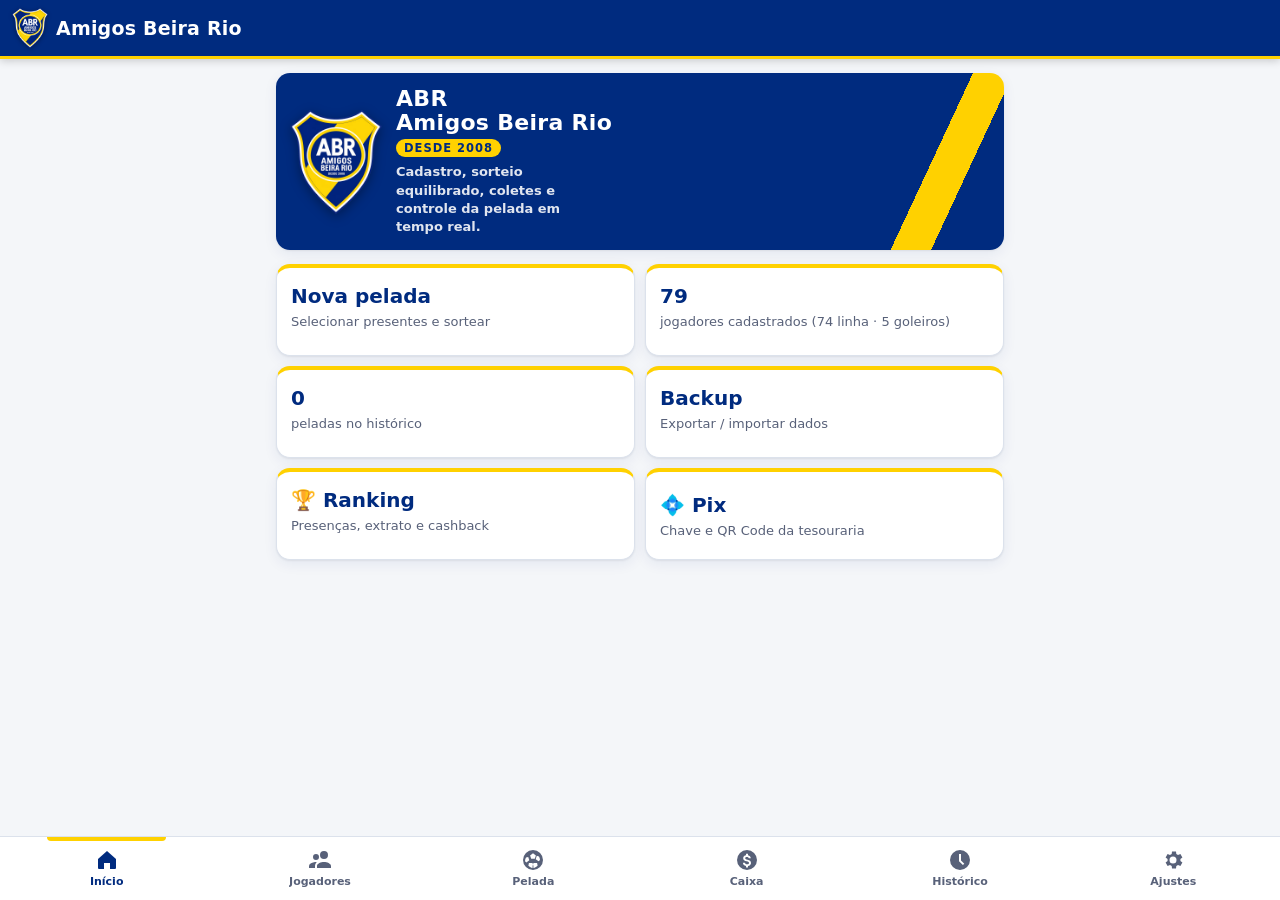
<file: index.html>
<!doctype html>
<html lang="pt-BR">
<head>
<meta charset="utf-8">
<meta name="viewport" content="width=device-width, initial-scale=1, viewport-fit=cover">
<meta name="theme-color" content="#002B7F">
<meta name="description" content="ABR — Amigos Beira Rio (desde 2008): cadastro de jogadores, sorteio equilibrado, fila, rodízio, coletes e regras de empate.">
<title>Amigos Beira Rio</title>
<link rel="manifest" href="manifest.webmanifest">
<link rel="icon" href="icons/favicon-32.png" sizes="32x32" type="image/png">
<link rel="icon" href="icons/icon-192.png" sizes="192x192" type="image/png">
<link rel="apple-touch-icon" href="icons/apple-touch-180.png">
<link rel="stylesheet" href="css/app.css">
</head>
<body>
<div id="app"><main class="page"><p>Carregando…</p></main></div>
<noscript>Ative o JavaScript para usar o aplicativo.</noscript>
<!-- supabase-js 2.118.0 (UMD), guardado no próprio app: funciona offline e sem CDN -->
<script src="vendor/supabase.js"></script>
<script type="module" src="src/ui/app.js"></script>
</body>
</html>
</file>
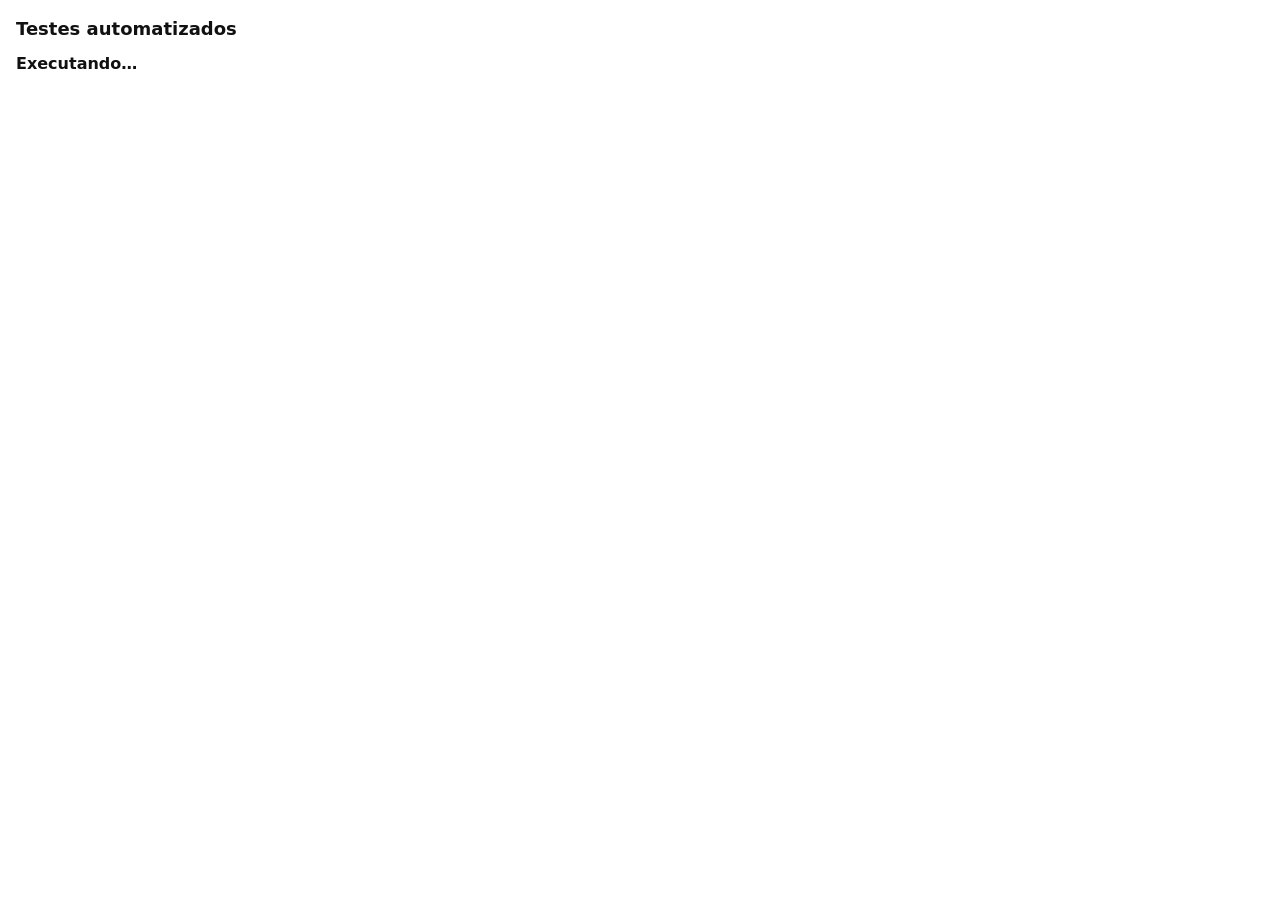
<file: tests/index.html>
<!doctype html>
<html lang="pt-BR">
<head>
<meta charset="utf-8">
<meta name="viewport" content="width=device-width, initial-scale=1">
<title>Testes — Pelada Organizada</title>
<style>
  body { font: 14px/1.4 system-ui, sans-serif; margin: 16px; background: #fff; color: #111; }
  h1 { font-size: 18px; }
  .ok { color: #0a7a2f; } .fail { color: #b00020; }
  li { margin: 2px 0; } pre { white-space: pre-wrap; font-size: 12px; color: #b00020; margin: 2px 0 8px 16px; }
  #summary { font-weight: 700; font-size: 16px; }
</style>
</head>
<body>
<h1>Testes automatizados</h1>
<div id="summary">Executando…</div>
<div id="out"></div>
<script type="module">
  import { runAll } from './harness.js';
  import './rules.test.js';
  import './operations.test.js';
  import './draw.test.js';
  import './domain.test.js';
  import './admin.test.js';
  import './vests.test.js';
  import './cloud.test.js';
  import './finance.test.js';
  import './goalkeepers.test.js';
  import './isolation.test.js';
  const results = await runAll();
  window.__results = results;
  const fails = results.filter((r) => !r.ok);
  document.getElementById('summary').innerHTML =
    `<span class="${fails.length ? 'fail' : 'ok'}">${results.length - fails.length}/${results.length} testes passaram</span>`;
  let html = '';
  let suite = null;
  for (const r of results) {
    if (r.suite !== suite) { if (suite !== null) html += '</ul>'; suite = r.suite; html += `<h3>${suite}</h3><ul>`; }
    html += `<li class="${r.ok ? 'ok' : 'fail'}">${r.ok ? '✔' : '✘'} ${r.name} <small>(${r.ms.toFixed(0)} ms)</small></li>`;
    if (!r.ok) html += `<pre>${r.error}</pre>`;
  }
  document.getElementById('out').innerHTML = html + '</ul>';
</script>
</body>
</html>
</file>
<file: css/app.css>
/* ABR — Amigos Beira Rio (desde 2008). Mobile-first, alto contraste para uso ao ar livre.
   Identidade do escudo e dos coletes dupla-face: Azul Royal #002B7F e Amarelo Ouro #FFD100. */
:root {
  --abr-blue: #002B7F;
  --abr-yellow: #FFD100;
  --out-loss: #D62828;  /* RN-141: time que perdeu (borda e X) */
  --out-draw: #00A3A3;  /* RN-141: time que empatou e saiu (turquesa) */
  --bg: #F4F6F9;
  --surface: #FFFFFF;
  --surface-2: #EEF1F6;
  --text: #0B1530;
  --muted: #586179;
  --line: #DCE2EC;
  --brand: var(--abr-blue);       /* fundos fortes: filtros ativos, seleção, botões de equipe */
  --brand-ink: #FFFFFF;
  --brand-dark: #001D5C;
  --brand-fg: var(--abr-blue);    /* textos e ícones na cor da marca sobre o fundo da página */
  --bar: var(--abr-blue);         /* cabeçalho (igual nos dois temas) */
  --accent: var(--abr-yellow);    /* ação principal, estrelas, destaques */
  --accent-ink: var(--abr-blue);
  --danger: #C62828;
  --warn: #A35A00;
  --warn-bg: #FFF4DC;
  --info-bg: #E6EDFA;
  --ok: var(--abr-blue);
  --star: var(--abr-yellow);
  --star-edge: #9C7A00;
  --star-empty: #000000; /* parte vazia da meia estrela: preto puro, contraste máximo com o amarelo */
  --vest-yellow: var(--abr-yellow);
  --vest-blue: var(--abr-blue);
  --vest-edge: #001A4D;
  --D: #1E63C7;
  --M: #0B8A4A;
  --A: #D2462B;
  --G: #6B3FB3;
  --radius: 14px;
  --shadow: 0 1px 2px rgb(0 0 0 / 6%), 0 4px 14px rgb(0 43 127 / 7%);
  --tabbar-h: 64px;
  color-scheme: light;
}
@media (prefers-color-scheme: dark) {
  :root {
    --bg: #070D1E;
    --surface: #111A33;
    --surface-2: #18223F;
    --text: #EEF2FA;
    --muted: #9AA6C2;
    --line: #26325A;
    --brand: #1F4FBF;
    --brand-dark: #002B7F;
    --brand-fg: var(--abr-yellow);
    --ok: #8FB3FF;
    --warn: #FFB547;
    --warn-bg: #3A2D10;
    --info-bg: #13244A;
    --star-edge: #00000000;
    --star-empty: #000000;
    --vest-edge: #B9C6E6;
    --D: #5B9BFF;
    --M: #34C77B;
    --A: #FF7A5C;
    --G: #B28CFF;
    color-scheme: dark;
  }
}

* { box-sizing: border-box; }
html { -webkit-text-size-adjust: 100%; }
body {
  margin: 0;
  background: var(--bg);
  color: var(--text);
  font: 16px/1.4 system-ui, -apple-system, "Segoe UI", Roboto, sans-serif;
  -webkit-tap-highlight-color: transparent;
}
body.modal-open { overflow: hidden; }
a { color: var(--brand-fg); }
button { font: inherit; color: inherit; }
h2, h3 { margin: 0 0 8px; }
h3 { font-size: 16px; }

/* ---------------------------------------------------------------- layout */
.topbar {
  position: sticky; top: 0; z-index: 20;
  display: flex; align-items: center; gap: 8px;
  padding: calc(env(safe-area-inset-top) + 8px) 12px 8px;
  background: var(--bar); color: #fff;
  border-bottom: 3px solid var(--abr-yellow);
  box-shadow: 0 2px 8px rgb(0 0 0 / 18%);
}
.topbar h1 { flex: 1; margin: 0; font-size: 19px; font-weight: 800; letter-spacing: .2px; white-space: nowrap; overflow: hidden; text-overflow: ellipsis; }
.topbar-right { display: flex; gap: 6px; align-items: center; }
.topbar .btn { color: #fff; border-color: rgb(255 255 255 / 45%); background: transparent; }
.topbar .btn.primary { background: var(--abr-yellow); color: var(--abr-blue); border-color: var(--abr-yellow); }
.topbar .btn.admin-chip.on { background: var(--warn-bg); color: #A35A00; border-color: #A35A00; }
/* aviso da nuvem logo abaixo do topo (sem sinal, pendências, PIN necessário) */
/* Aviso da nuvem: selo flutuante preso embaixo do cabeçalho — fora do fluxo, nunca empurra o conteúdo */
.cloud-bar {
  position: absolute; top: calc(100% + 6px); left: 50%; transform: translateX(-50%); z-index: 25;
  max-width: calc(100% - 32px); padding: 5px 12px; border-radius: 999px; font-size: 12.5px; font-weight: 700;
  line-height: 1.25; text-align: center; background: var(--warn-bg); color: var(--warn);
  box-shadow: 0 2px 10px rgb(0 0 0 / 18%); pointer-events: none;
}
.cloud-bar[hidden] { display: none; }
.cloud-bar.sending { opacity: .92; font-size: 11.5px; padding: 3px 10px; }
.cloud-bar.off { background: #FDECEC; color: var(--danger); }
.cloud-bar[data-act] { cursor: pointer; text-decoration: underline; pointer-events: auto; }
.brand-logo { width: 36px; height: 40px; flex: none; object-fit: contain; filter: drop-shadow(0 1px 2px rgb(0 0 0 / 35%)); }
.icon-btn { border: 0; background: transparent; color: inherit; font-size: 28px; line-height: 1; min-width: 44px; min-height: 44px; cursor: pointer; border-radius: 10px; }

.page { padding: 14px 16px calc(var(--tabbar-h) + 24px + env(safe-area-inset-bottom)); max-width: 760px; margin: 0 auto; }
.page.with-cta { padding-bottom: calc(var(--tabbar-h) + 96px + env(safe-area-inset-bottom)); }

.tabbar {
  position: fixed; left: 0; right: 0; bottom: 0; z-index: 30;
  display: grid; grid-template-columns: repeat(6, 1fr);
  height: calc(var(--tabbar-h) + env(safe-area-inset-bottom));
  padding-bottom: env(safe-area-inset-bottom);
  background: var(--surface); border-top: 1px solid var(--line);
}
.tab { position: relative; display: flex; flex-direction: column; align-items: center; justify-content: center; gap: 2px; color: var(--muted); text-decoration: none; font-size: 11px; font-weight: 600; min-width: 0; }
.tab span { max-width: 100%; overflow: hidden; text-overflow: ellipsis; white-space: nowrap; }
.tab svg { width: 24px; height: 24px; fill: currentColor; }
.tab.on { color: var(--brand-fg); font-weight: 800; }
.tab.on::before { content: ""; position: absolute; top: 0; left: 22%; right: 22%; height: 4px; border-radius: 0 0 4px 4px; background: var(--abr-yellow); }
.live-dot { position: absolute; top: 10px; right: calc(50% - 18px); width: 9px; height: 9px; border-radius: 50%; background: #e53935; box-shadow: 0 0 0 2px var(--surface); }

.cta-bar {
  position: fixed; left: 0; right: 0; bottom: calc(var(--tabbar-h) + env(safe-area-inset-bottom)); z-index: 25;
  padding: 10px 16px; background: linear-gradient(transparent, var(--bg) 30%);
}
.cta-bar .btn { max-width: 728px; margin: 0 auto; display: flex; }

/* ---------------------------------------------------------------- componentes */
.card { background: var(--surface); border: 1px solid var(--line); border-radius: var(--radius); box-shadow: var(--shadow); padding: 14px; margin: 0 0 12px; display: block; color: inherit; text-decoration: none; }
.card.small { padding: 10px 12px; font-size: 14px; }
.card.empty { text-align: center; }
.muted { color: var(--muted); }
.small { font-size: 13px; }
.tiny { font-size: 11.5px; margin: 6px 0 0; }
.center { text-align: center; margin-top: 6px; }
.grow { flex: 1; min-width: 0; }

.btn {
  display: inline-flex; align-items: center; justify-content: center; gap: 6px;
  min-height: 44px; padding: 8px 14px; border-radius: 12px;
  border: 1.5px solid var(--line); background: var(--surface); color: var(--text);
  font-weight: 700; font-size: 15px; cursor: pointer; text-align: center; text-decoration: none; white-space: nowrap;
}
.btn:active { transform: scale(.98); }
.btn:disabled { opacity: .45; cursor: not-allowed; }
/* Ação principal: Amarelo Ouro com texto Azul Royal (contraste máximo) */
.btn.primary { background: var(--abr-yellow); border-color: var(--abr-yellow); color: var(--abr-blue); box-shadow: 0 2px 0 #C9A400; }
.btn.danger { background: var(--danger); border-color: var(--danger); color: #fff; }
.btn.danger-ghost { color: var(--danger); border-color: color-mix(in srgb, var(--danger) 40%, transparent); background: transparent; }
.btn.ghost { background: transparent; }
.btn.small { min-height: 36px; padding: 4px 12px; font-size: 14px; }
.btn.big { min-height: 56px; font-size: 18px; letter-spacing: .3px; }
.btn.wide { width: 100%; margin: 8px 0 0; }
.btn.whatsapp { background: #25d366; border-color: #25d366; color: #06301a; }
.link { border: 0; background: none; color: var(--brand-fg); font-weight: 700; cursor: pointer; padding: 0 4px; }
.file-btn { position: relative; overflow: hidden; }
.file-btn input { position: absolute; inset: 0; opacity: 0; cursor: pointer; }

.chips { display: flex; flex-wrap: wrap; gap: 6px; margin: 6px 0; }
.scroll-x { flex-wrap: nowrap; overflow-x: auto; padding-bottom: 4px; scrollbar-width: none; }
.scroll-x::-webkit-scrollbar { display: none; }
.chip { flex: none; min-height: 36px; padding: 4px 12px; border-radius: 999px; border: 1.5px solid var(--line); background: var(--surface); font-weight: 600; font-size: 14px; cursor: pointer; }
.chip.on { background: var(--brand); border-color: var(--brand); color: #fff; box-shadow: inset 0 -3px 0 var(--abr-yellow); }
.chip.big { min-height: 44px; padding: 6px 16px; font-size: 15px; }
.chip small { opacity: .7; font-weight: 600; }
/* filtros da lista de jogadores: grupos que quebram linha, sem cortar botões */
.filters { display: flex; flex-wrap: wrap; column-gap: 14px; margin: 6px 0; }
.filters .chips { margin: 0 0 6px; }
.filters .chips.stars-row { display: grid; grid-template-columns: auto repeat(5, minmax(44px, 1fr)); gap: 5px; }
.filters .chips.stars-row .chip { padding: 4px 6px; text-align: center; white-space: nowrap; }
.sep { flex: none; width: 1px; background: var(--line); margin: 4px 2px; }

.seg { display: flex; border: 1.5px solid var(--line); border-radius: 12px; overflow: hidden; background: var(--surface); }
.seg button { flex: 1; min-height: 46px; border: 0; background: transparent; font-weight: 700; cursor: pointer; border-right: 1px solid var(--line); }
.seg button:last-child { border-right: 0; }
.seg button.on { background: var(--brand); color: #fff; }
.seg small { color: var(--star-edge); margin-left: 2px; }
.seg button.on small { color: var(--abr-yellow); }

.stepper { display: inline-flex; align-items: center; border: 1.5px solid var(--line); border-radius: 12px; overflow: hidden; background: var(--surface); }
.stepper button { width: 48px; height: 46px; border: 0; background: var(--surface-2); color: var(--brand-fg); font-size: 24px; font-weight: 700; cursor: pointer; }
.stepper b { min-width: 44px; text-align: center; font-size: 20px; }

.field { display: block; margin: 0 0 12px; }
.field > span { display: block; font-size: 13px; font-weight: 700; color: var(--muted); margin-bottom: 4px; text-transform: uppercase; letter-spacing: .4px; }
.field input, .search, .share-text {
  width: 100%; min-height: 46px; padding: 10px 12px; border: 1.5px solid var(--line); border-radius: 12px;
  background: var(--surface); color: var(--text); font: inherit;
}
.field input:focus, .search:focus { outline: 2px solid var(--brand); outline-offset: 0; border-color: var(--brand); }
.field-row { display: grid; grid-template-columns: 1fr auto; gap: 12px; align-items: end; }
.search { margin-bottom: 8px; }
.share-text { font: 13px/1.4 ui-monospace, Consolas, monospace; min-height: 220px; resize: vertical; }

.switch { display: flex; align-items: center; gap: 10px; min-height: 44px; font-weight: 600; cursor: pointer; }
.switch input { width: 22px; height: 22px; accent-color: var(--brand); }
.switch.disabled { opacity: .5; }

.alert { padding: 10px 12px; border-radius: 12px; margin: 0 0 12px; background: var(--info-bg); border-left: 4px solid var(--brand); }
.alert.warn { background: var(--warn-bg); color: var(--warn); font-weight: 600; border-left-color: var(--warn); }
.alert.error { background: color-mix(in srgb, var(--danger) 14%, var(--surface)); color: var(--danger); font-weight: 600; border-left-color: var(--danger); }
.alert.small { font-size: 13.5px; margin-top: 8px; }
.alert.ok { background: var(--info-bg); color: var(--ok); font-weight: 600; }

/* modo administrador e importação em lote */
.pin-input { font-size: 22px !important; letter-spacing: 6px; text-align: center; }
.roster-text {
  width: 100%; min-height: 180px; margin-top: 10px; padding: 10px 12px; border: 1.5px solid var(--line); border-radius: 12px;
  background: var(--surface); color: var(--text); font: 14px/1.45 ui-monospace, Consolas, monospace; resize: vertical;
}
.row-btns { display: flex; flex-wrap: wrap; gap: 8px; margin: 8px 0; }
.row-btns .btn { min-height: 44px; }
.roster-preview h4 { margin: 12px 0 4px; font-size: 14px; }
.plain { list-style: none; margin: 0; padding: 0; }
.plain li { padding: 4px 0; border-bottom: 1px solid var(--line); overflow-wrap: anywhere; }
.danger-text { color: var(--danger); }
.admin-chip { min-height: 44px; }
.admin-chip.on { background: var(--warn-bg); color: var(--warn); border-color: var(--warn); }
code { font: 13px ui-monospace, Consolas, monospace; background: var(--surface-2); padding: 1px 4px; border-radius: 6px; overflow-wrap: anywhere; }
.warn-list { margin: 6px 0; padding-left: 18px; color: var(--warn); font-weight: 600; }

.pill { display: inline-block; padding: 2px 8px; border-radius: 999px; font-size: 11.5px; font-weight: 700; background: var(--surface-2); color: var(--muted); }
.pill.perm { background: var(--abr-blue); color: #fff; box-shadow: inset 0 0 0 1.5px var(--abr-yellow); }
.pill.chall { background: var(--abr-yellow); color: var(--abr-blue); }
.pill.live { background: #e53935; color: #fff; }
.pill.warn { background: var(--warn-bg); color: var(--warn); }

/* estrelas (Amarelo Ouro com contorno para ler sobre fundo claro) */
/* Estrelas na altura das etiquetas DEF/MEI/ATA; a margem negativa evita aumentar a altura da linha. */
.stars { display: inline-flex; gap: 1px; flex: none; margin-block: -2px; vertical-align: middle; }
.st { width: 18px; height: 18px; display: inline-block; background: var(--star); clip-path: polygon(50% 0, 61% 35%, 98% 35%, 68% 57%, 79% 91%, 50% 70%, 21% 91%, 32% 57%, 2% 35%, 39% 35%); }
.stars { filter: drop-shadow(0 0 .5px var(--star-edge)) drop-shadow(0 0 .5px var(--star-edge)); }
.st.half { background: linear-gradient(90deg, var(--star) 50%, var(--star-empty) 50%); }
.stars.sm .st { width: 14px; height: 14px; }

/* funções */
.role { display: inline-block; min-width: 34px; padding: 1px 5px; border-radius: 6px; font-size: 11px; font-weight: 800; text-align: center; color: #fff; flex: none; letter-spacing: .3px; }
.role-D { background: var(--D); } .role-M { background: var(--M); } .role-A { background: var(--A); } .role-G { background: var(--G); }
.role.soft { background: transparent; border: 1.5px solid currentColor; }
.role-D.soft { color: var(--D); } .role-M.soft { color: var(--M); } .role-A.soft { color: var(--A); }
.badges { display: flex; gap: 4px; flex-wrap: wrap; margin-top: 3px; }
.gk-tag { font-size: 12px; color: var(--G); font-weight: 700; }

/* listas */
.list { list-style: none; margin: 0 0 12px; padding: 0; background: var(--surface); border: 1px solid var(--line); border-radius: var(--radius); box-shadow: var(--shadow); overflow: hidden; }
.row { display: flex; align-items: center; gap: 12px; padding: 10px 12px; min-height: 58px; border-bottom: 1px solid var(--line); cursor: pointer; }
.row:last-child { border-bottom: 0; }
.row:active { background: var(--surface-2); }
.row .name { font-weight: 700; white-space: nowrap; overflow: hidden; text-overflow: ellipsis; }
.empty-row { padding: 16px; color: var(--muted); text-align: center; }
.avatar { width: 40px; height: 40px; border-radius: 50%; display: grid; place-items: center; flex: none; background: var(--abr-blue); color: var(--abr-yellow); font-weight: 800; }
.avatar.gk { background: color-mix(in srgb, var(--G) 20%, var(--surface)); }
.chev { color: var(--muted); font-size: 24px; }
.check-list .row.checked { background: color-mix(in srgb, var(--abr-yellow) 16%, var(--surface)); }
.check { width: 28px; height: 28px; border-radius: 8px; border: 2px solid var(--line); flex: none; display: grid; place-items: center; background: var(--surface); }
.checked .check { background: var(--abr-blue); border-color: var(--abr-blue); }
.checked .check::after { content: ""; width: 8px; height: 14px; border: solid var(--abr-yellow); border-width: 0 3px 3px 0; transform: rotate(45deg) translate(-1px, -1px); }
.list-head { display: flex; gap: 6px; align-items: center; }
.list-head .search { margin: 0; }
.list-head { margin-bottom: 8px; }

.counters { display: grid; grid-template-columns: repeat(4, 1fr); gap: 8px; margin: 0 0 6px; }
.counters div, .sum-grid div { background: var(--surface); border: 1px solid var(--line); border-radius: 12px; padding: 8px; text-align: center; box-shadow: var(--shadow); }
.counters b, .sum-grid b { display: block; font-size: 22px; line-height: 1.1; color: var(--brand-fg); }
.counters span, .sum-grid span { font-size: 11.5px; color: var(--muted); font-weight: 600; }
.plan-text { font-weight: 600; margin: 4px 0 12px; }

/* início */
.welcome { display: flex; align-items: center; gap: 14px; margin-bottom: 14px; padding: 14px; border-radius: var(--radius);
  padding-right: 40px;
  background: linear-gradient(115deg, var(--abr-blue) 0 86%, var(--abr-yellow) 86% 91%, var(--abr-blue) 91%); color: #fff; box-shadow: var(--shadow); }
.welcome .crest { width: 92px; height: 104px; flex: none; object-fit: contain; filter: drop-shadow(0 3px 6px rgb(0 0 0 / 35%)); }
.welcome .club { min-width: 0; }
.welcome .club b { display: block; font-size: 22px; line-height: 1.1; font-weight: 900; letter-spacing: .3px; }
.welcome .club .since { display: inline-block; margin: 4px 0 6px; padding: 1px 8px; border-radius: 999px; background: var(--abr-yellow); color: var(--abr-blue); font-size: 11.5px; font-weight: 900; letter-spacing: 1px; }
.welcome .club p { margin: 0; font-size: 13px; font-weight: 600; color: rgb(255 255 255 / 88%); max-width: 22ch; }
.hero-card { background: linear-gradient(135deg, var(--abr-blue), #001D5C); color: #fff; border: 0; border-left: 6px solid var(--abr-yellow); }
.hero-card .muted { color: rgb(255 255 255 / 82%); }
.hero-card .vest-match { display: flex; align-items: center; gap: 6px; flex-wrap: wrap; font-weight: 700; }
.eyebrow { font-size: 12px; font-weight: 800; letter-spacing: 1px; color: var(--abr-yellow); }
.hero-title { font-size: 22px; font-weight: 800; margin: 2px 0; }
.hero-cta { display: inline-block; margin-top: 10px; padding: 6px 14px; border-radius: 999px; background: var(--abr-yellow); color: var(--abr-blue); font-weight: 900; }
.grid2 { display: grid; grid-template-columns: 1fr 1fr; gap: 10px; margin-bottom: 12px; }
.tile { background: var(--surface); border: 1px solid var(--line); border-top: 4px solid var(--abr-yellow); border-radius: var(--radius); box-shadow: var(--shadow); padding: 14px; color: inherit; text-decoration: none; min-height: 92px; }
.tile b { display: block; font-size: 20px; color: var(--brand-fg); }
.tile span { font-size: 13px; color: var(--muted); }

/* coletes dupla-face (Amarelo / Azul) */
.vest { display: inline-block; width: 22px; height: 22px; flex: none; vertical-align: middle; }
.vest.lg { width: 30px; height: 30px; }
.vest.sm { width: 18px; height: 18px; }
.vest path { stroke: var(--vest-edge); stroke-width: 1.3; stroke-linejoin: round; }
.vest-yellow path.body { fill: var(--vest-yellow); }
.vest-blue path.body { fill: var(--vest-blue); }
.vest-blue path { stroke: var(--abr-yellow); }
.vest-tag { display: inline-flex; align-items: center; gap: 4px; padding: 2px 8px 2px 4px; border-radius: 999px; font-size: 12px; font-weight: 900; letter-spacing: .3px; flex: none; }
.vest-tag.vest-yellow { background: var(--abr-yellow); color: var(--abr-blue); }
.vest-tag.vest-blue { background: var(--abr-blue); color: #fff; }
.vest-tag.vest-next { background: var(--surface-2); color: var(--text); border: 1.5px dashed var(--muted); font-weight: 700; }

/* times */
.team { background: var(--surface); border: 1px solid var(--line); border-radius: var(--radius); box-shadow: var(--shadow); padding: 10px 12px; margin: 0 0 10px; border-left: 5px solid var(--line); }
.team.onfield { border-left-color: var(--brand); }
.team.v-yellow { border-left-color: var(--abr-yellow); }
.team.v-blue { border-left-color: var(--abr-blue); }
.team.incomplete { border-left-color: var(--warn); }
.team.next { border-left-style: dashed; border-left-color: var(--muted); }
.team > header { display: flex; align-items: center; gap: 8px; flex-wrap: wrap; }
.tname { font-size: 17px; }
.tsum { margin-left: auto; font-weight: 900; font-size: 15px; padding: 1px 8px; border-radius: 999px; background: var(--abr-yellow); color: var(--abr-blue); }
.qtag { font-size: 11px; font-weight: 900; letter-spacing: .6px; padding: 3px 7px; border-radius: 6px; background: var(--surface-2); color: var(--muted); }
.q-EM { background: var(--abr-blue); color: #fff; }
.q-PRO { background: var(--abr-yellow); color: var(--abr-blue); }
.q-RE { background: #3D6FD6; color: #fff; }
.q-TRI { background: #6b3fb3; color: #fff; }
.tmeta { display: flex; gap: 10px; flex-wrap: wrap; align-items: center; font-size: 12.5px; color: var(--muted); font-weight: 600; margin: 4px 0 6px; }
.tmeta .ok { color: var(--ok); } .tmeta .warn { color: var(--warn); }
.plist { list-style: none; margin: 0; padding: 0; }
.prow { display: flex; align-items: center; gap: 8px; padding: 6px 0; border-top: 1px dashed var(--line); min-height: 38px; }
.prow .ord { width: 22px; text-align: center; font-weight: 800; color: var(--muted); font-size: 13px; flex: none; }
.prow .pname { flex: 1; min-width: 0; font-weight: 600; white-space: nowrap; overflow: hidden; text-overflow: ellipsis; }
/* Goleiros do dia (RN-134/RN-137): nome em cima, onde está embaixo */
.prow .gk-who { flex: 1; min-width: 0; }
.prow .gk-who .pname { display: block; }
.gk-queue { margin: 8px 0 0; }
.gkrow .pname { color: var(--G); }
.gkrow.missing .pname { color: var(--warn); font-style: italic; }
.exit { font-size: 11px; font-weight: 900; padding: 2px 5px; border-radius: 6px; flex: none; }
.exit.e1 { background: #e53935; color: #fff; } .exit.e2 { background: #fb8c00; color: #fff; } .exit.e3 { background: #fdd835; color: #3b2f00; }
/* número da posição (de baixo para cima); 1 a 3 destacados = próximos a sair */
.ord.pos { display: inline-grid; place-items: center; width: 22px; height: 22px; border-radius: 6px; font-size: 12px; font-weight: 900; }
.ord.pos.e1 { background: #e53935; color: #fff; } .ord.pos.e2 { background: #fb8c00; color: #fff; } .ord.pos.e3 { background: #fdd835; color: #3b2f00; }
.team.dense .prow .ord { width: 18px; font-size: 11px; }
.team.dense .ord.pos { width: 18px; height: 18px; font-size: 10.5px; }
.mini-names b { color: var(--text); }
.exits { display: flex; gap: 10px; flex-wrap: wrap; font-size: 12px; color: var(--muted); margin-top: 6px; padding-top: 6px; border-top: 1px solid var(--line); }
.mini-names { font-size: 13px; color: var(--muted); }
.editable .mini { width: 38px; height: 38px; border-radius: 10px; border: 1.5px solid var(--line); background: var(--surface-2); cursor: pointer; flex: none; }
.editable .mini:disabled { opacity: .3; }

.summary .sum-grid { display: grid; grid-template-columns: repeat(4, 1fr); gap: 6px; }
.summary .sum-grid div { box-shadow: none; background: var(--surface-2); border: 0; }
.summary .sum-grid b { font-size: 18px; }
.actions-row { display: flex; gap: 8px; margin: 0 0 12px; }
.actions-row .btn { flex: none; }

/* partida ao vivo */
.game-head { display: flex; align-items: center; justify-content: space-between; margin-bottom: 8px; }
.live-pill { background: #e53935; color: #fff; font-weight: 800; padding: 4px 10px; border-radius: 999px; font-size: 14px; }
.field { background: linear-gradient(180deg, color-mix(in srgb, var(--abr-blue) 12%, var(--bg)), transparent); border-radius: 18px; padding: 8px; margin-bottom: 12px; }
.vs { display: grid; grid-template-columns: 1fr 1fr; gap: 6px; }
.vs .team { margin-bottom: 0; }
.team.dense { padding: 8px 8px; border-left-width: 0; border-top: 6px solid var(--line); min-width: 0; }
.team.dense.v-yellow { border-top-color: var(--abr-yellow); }
.team.dense.v-blue { border-top-color: var(--abr-blue); }
.team.dense > header { flex-wrap: nowrap; gap: 5px; }
.team.dense .tname { font-size: 15px; min-width: 0; white-space: nowrap; overflow: hidden; text-overflow: ellipsis; }
.team.dense .tsum { font-size: 13px; padding: 1px 6px; }
.team.dense .tmeta { gap: 6px; font-size: 11.5px; margin: 2px 0 4px; }
.team.dense .prow { gap: 4px; padding: 4px 0; min-height: 32px; font-size: 13.5px; }
.team.dense .rl { width: 18px; height: 18px; border-radius: 5px; display: grid; place-items: center; color: #fff; font-size: 10.5px; font-weight: 900; flex: none; }
.team.dense .nst { font-size: 12px; font-weight: 800; color: var(--brand-fg); flex: none; }
.team.dense .exit { font-size: 9.5px; padding: 1px 3px; }
.team.dense .gkrow.missing .pname { font-size: 12px; }
.vest-caption { display: block; margin: 0 0 4px; font-size: 11px; font-weight: 900; letter-spacing: .6px; text-transform: uppercase; }
.v-yellow .vest-caption { color: #8A6D00; }
.v-blue .vest-caption { color: var(--abr-blue); }
@media (prefers-color-scheme: dark) {
  .v-yellow .vest-caption { color: var(--abr-yellow); }
  .v-blue .vest-caption { color: #8FB3FF; }
}
.sticky-result { position: sticky; top: calc(env(safe-area-inset-top) + 59px); z-index: 15; background: var(--bg); padding: 6px 0 8px; margin-bottom: 4px; }
.result-bar { display: grid; grid-template-columns: 1fr .8fr 1fr; gap: 8px; }
.result-bar .btn { min-height: 68px; flex-direction: column; gap: 0; white-space: normal; line-height: 1.15; font-size: 14px; }
.result-bar .btn b { font-size: 16px; display: inline-flex; align-items: center; gap: 4px; }
.btn.win { background: var(--abr-blue); border-color: var(--abr-blue); color: #fff; }
/* Vitória: o botão veste a cor do colete da equipe */
.btn.win.v-yellow { background: var(--abr-yellow); border-color: #C9A400; color: var(--abr-blue); }
.btn.win.v-blue { background: var(--abr-blue); border-color: var(--abr-blue); color: #fff; }
.btn.win.v-blue .vest path { stroke: var(--abr-yellow); }
.btn.win.v-yellow .vest path, .vest-tag.vest-yellow .vest path { stroke: var(--abr-blue); }
.btn.draw { background: var(--surface); border: 2px solid var(--abr-blue); color: var(--brand-fg); font-size: 17px; }
@media (prefers-color-scheme: dark) { .btn.draw { border-color: var(--abr-yellow); } }
.quick { display: grid; grid-template-columns: repeat(4, 1fr); gap: 8px; margin: 0 0 14px; }
.qbtn { display: flex; flex-direction: column; align-items: center; justify-content: center; gap: 2px; min-height: 64px; border-radius: 14px; border: 1.5px solid var(--line); background: var(--surface); font-weight: 700; font-size: 12.5px; cursor: pointer; box-shadow: var(--shadow); }
.qbtn span { font-size: 20px; }
.qbtn:active { transform: scale(.97); }
.section-title { font-size: 16px; margin: 14px 0 8px; color: var(--brand-fg); }
.section-title small { color: var(--muted); font-weight: 600; }
.explain { display: block; }
.gline .moves { margin: 4px 0 0; padding-left: 18px; font-size: 13px; color: var(--muted); }
.gline .vest { width: 16px; height: 16px; margin: 0 2px; }

@media (min-width: 640px) {
  .vs { gap: 10px; }
  .team.dense .prow { font-size: 15px; }
  .counters { grid-template-columns: repeat(4, 1fr); }
  .quick { grid-template-columns: repeat(8, 1fr); }
}

/* histórico */
.log { margin: 0; padding-left: 0; list-style: none; font-size: 14px; }
.log li { padding: 6px 0; border-bottom: 1px solid var(--line); }
.log time { font-weight: 800; color: var(--muted); margin-right: 6px; font-size: 12px; }
.olist { margin: 6px 0 0; padding-left: 22px; }
.olist li { padding: 2px 0; }
.tbl { width: 100%; border-collapse: collapse; font-size: 14px; background: var(--surface); border-radius: 12px; overflow: hidden; }
.tbl th, .tbl td { padding: 7px 8px; text-align: left; border-bottom: 1px solid var(--line); }
.tbl th { font-size: 12px; color: var(--muted); }
.checks { margin: 8px 0; padding-left: 18px; font-size: 14px; }
.explain-big { font-size: 17px; font-weight: 600; }
.vest-preview { display: flex; align-items: center; gap: 8px; flex-wrap: wrap; padding: 10px 12px; border-radius: 12px; background: var(--surface); border: 1px solid var(--line); font-weight: 700; }

/* modal */
.modal-back { position: fixed; inset: 0; z-index: 50; background: rgb(0 10 40 / 55%); display: flex; align-items: flex-end; justify-content: center; animation: fade .15s; }
.modal { width: 100%; max-width: 640px; max-height: 92vh; display: flex; flex-direction: column; background: var(--bg); border-radius: 20px 20px 0 0; border-top: 4px solid var(--abr-yellow); box-shadow: 0 -8px 30px rgb(0 0 0 / 25%); animation: up .18s ease-out; padding-bottom: env(safe-area-inset-bottom); }
.modal.tall { height: 92vh; }
.modal > header { display: flex; align-items: center; padding: 12px 8px 8px 16px; border-bottom: 1px solid var(--line); }
.modal > header h2 { flex: 1; font-size: 18px; margin: 0; color: var(--brand-fg); }
.modal-body { padding: 14px 16px; overflow-y: auto; flex: 1; }
.modal > footer { display: flex; gap: 8px; padding: 10px 16px 14px; border-top: 1px solid var(--line); flex-wrap: wrap; }
.modal > footer .btn { flex: 1; }
.toss { display: grid; grid-template-columns: 1fr 1fr; gap: 10px; }
.pick-team { margin-bottom: 10px; }
.cand .name { white-space: normal; }
@media (min-width: 700px) { .modal-back { align-items: center; } .modal { border-radius: 20px; } }
@keyframes up { from { transform: translateY(30px); opacity: 0; } }
@keyframes fade { from { opacity: 0; } }
.modal-back.still, .modal-back.still .modal { animation: none; } /* janela já aberta: sem repetir a entrada */

.toast {
  position: fixed; left: 50%; transform: translateX(-50%); bottom: calc(var(--tabbar-h) + 86px + env(safe-area-inset-bottom)); z-index: 60;
  max-width: min(92vw, 600px); padding: 12px 16px; border-radius: 12px; background: #0B1530; color: #fff; font-weight: 600; box-shadow: 0 8px 24px rgb(0 0 0 / 30%); animation: fade .2s;
}
.toast.ok { background: var(--abr-blue); border-left: 5px solid var(--abr-yellow); } .toast.error { background: var(--danger); }

/* ---------------------------------------------------------------- caixa: ranking, extrato, Pix, pagamentos */
button.tile { text-align: left; font: inherit; width: 100%; cursor: pointer; }
.counters.c3 { grid-template-columns: repeat(3, 1fr); }
.counters b small { font-size: 13px; color: var(--muted); font-weight: 700; }
.rank-head { margin: 10px 0 8px; }
.tbl .num { text-align: right; white-space: nowrap; }
.tbl.rank tbody tr { cursor: pointer; }
.tbl.rank tr.q td { background: color-mix(in srgb, var(--abr-yellow) 16%, var(--surface)); }
.tbl.rank tr.q td:first-child { font-weight: 800; color: var(--brand-fg); }
.tbl.rank tr.cut td { background: var(--brand); color: #fff; font-weight: 800; font-size: 12px; text-align: center; box-shadow: inset 0 -3px 0 var(--abr-yellow); }
.stmt-name { display: flex; align-items: center; justify-content: space-between; gap: 8px; margin-bottom: 10px; font-size: 18px; }
.party { margin: 10px 0 4px; padding: 10px 12px; border-radius: 12px; background: var(--info-bg); font-size: 14.5px; }
.party.paid { background: color-mix(in srgb, var(--abr-yellow) 30%, var(--surface)); }
.stmt-list li { display: flex; flex-wrap: wrap; gap: 4px 6px; align-items: baseline; }
.stmt-list .amt { margin-left: auto; color: var(--brand-fg); }
.warn-text { color: var(--warn); font-weight: 700; }
.pay-row { display: flex; flex-wrap: wrap; align-items: center; gap: 8px; padding: 8px 12px; border-bottom: 1px solid var(--line); min-height: 58px; }
.pay-row:last-child { border-bottom: 0; }
.pay-row .name { flex: 1 1 110px; min-width: 0; font-weight: 700; overflow: hidden; text-overflow: ellipsis; white-space: nowrap; }
.pay-row.pending .name::after { content: " · pendente"; color: var(--warn); font-size: 12px; font-weight: 700; }
.pay-chips { display: flex; gap: 6px; }
.pay-chips .chip { min-height: 44px; padding: 4px 11px; }
.pix-card .field span { display: block; }
.pix-qr { display: block; width: min(260px, 80%); height: auto; margin: 4px auto 12px; border-radius: 12px; background: #fff; padding: 8px; border: 1px solid var(--line); }
.copy-row { display: flex; gap: 8px; align-items: center; }
.copy-row code { flex: 1; min-width: 0; padding: 8px; font-size: 13px; }
.copy-row code.cc { max-height: 4.8em; overflow: hidden; }
.copy-row .btn { flex: none; min-height: 44px; }
.chips.wrap { flex-wrap: wrap; }
.pick-box { max-height: 210px; overflow-y: auto; margin-top: 8px; }

/* RN-139: forma de pagamento na chamada (Pix / Cartão / Dinheiro) */
.check-list .row.has-pay { flex-wrap: wrap; row-gap: 8px; }
.call-pay { flex-basis: 100%; display: flex; flex-wrap: wrap; align-items: center; gap: 6px; padding-left: 40px; }
.pay-btn { min-height: 44px; min-width: 64px; padding: 0 12px; border-radius: 999px; border: 1.5px solid var(--line); background: var(--surface); color: var(--text); font-weight: 700; font-size: 14px; cursor: pointer; }
.pay-btn.on { background: var(--abr-blue); border-color: var(--abr-blue); color: #fff; box-shadow: inset 0 -3px 0 var(--abr-yellow); }
.pay-pending { font-size: 12px; font-weight: 700; color: var(--muted); text-transform: uppercase; letter-spacing: .03em; }

/* RN-140: fechamento de caixa */
.cash-table { width: 100%; border-collapse: collapse; font-size: 15px; margin: 4px 0 8px; }
.cash-table th, .cash-table td { padding: 8px 4px; border-bottom: 1px solid var(--line); text-align: left; }
.cash-table th { font-size: 12px; text-transform: uppercase; color: var(--muted); }
.cash-table .num { text-align: right; white-space: nowrap; }
.cash-table .pend td { color: var(--muted); }
.cash-table tfoot td { font-weight: 800; border-bottom: 0; border-top: 2px solid var(--text); }
.cash-ok { color: var(--brand-fg); font-weight: 700; }
.cash-diff { color: var(--warn); }

/* RN-141: galeria dos times que saíram (4 miniaturas por linha no celular) */
.outs-wrap { margin: 4px 0 8px; }
.outs { display: grid; grid-template-columns: repeat(4, minmax(0, 1fr)); gap: 5px; }
.mini { position: relative; overflow: hidden; min-width: 0; background: var(--surface); border: 2px solid var(--line); border-radius: 9px; padding: 4px 4px 3px; font-size: 9.5px; line-height: 1.25; }
.mini.k-loss { border-color: var(--out-loss); }
.mini.k-draw { border-color: var(--out-draw); }
.mini header { display: flex; flex-direction: column; gap: 1px; margin-bottom: 2px; }
.mini header b { font-size: 11px; white-space: nowrap; overflow: hidden; text-overflow: ellipsis; }
.mini .msum { display: flex; align-items: center; gap: 3px; font-weight: 800; font-size: 10px; }
.mini .msum svg, .mini .msum .vest-ico { width: 13px; height: 13px; }
.mini ul { list-style: none; margin: 0; padding: 0; }
.mini li { display: flex; align-items: center; gap: 2px; min-width: 0; padding: 1px 0; }
.mini .rl { width: 12px; height: 12px; border-radius: 3px; display: grid; place-items: center; color: #fff; font-size: 8px; font-weight: 900; flex: none; }
.mini .mn { flex: 1; min-width: 0; white-space: nowrap; overflow: hidden; text-overflow: ellipsis; font-weight: 600; }
.mini .ms { flex: none; font-weight: 700; color: var(--muted); }
.mini .mtag { display: block; margin-top: 3px; padding: 1px 2px; border-radius: 5px; font-size: 8.5px; line-height: 1.15; font-weight: 800; color: #fff; text-align: center; overflow-wrap: anywhere; }
.mini.k-loss .mtag { background: var(--out-loss); }
.mini.k-draw .mtag { background: var(--out-draw); }
/* X semitransparente por cima do card */
.mini .mx { position: absolute; inset: 0; pointer-events: none; }
.mini .mx::before, .mini .mx::after { content: ''; position: absolute; left: 50%; top: 50%; width: 150%; height: 5px; border-radius: 3px; opacity: .28; }
.mini .mx::before { transform: translate(-50%, -50%) rotate(55deg); }
.mini .mx::after { transform: translate(-50%, -50%) rotate(-55deg); }
.mini.k-loss .mx::before, .mini.k-loss .mx::after { background: var(--out-loss); }
.mini.k-draw .mx::before, .mini.k-draw .mx::after { background: var(--out-draw); }
.outs-wrap .link { margin-top: 4px; min-height: 44px; }

/* RN-143: ranking acumulado do histórico (cabe em 360 px) */
.rk-wrap { overflow-x: auto; margin: 0 -4px; }
.rk-table { width: 100%; border-collapse: collapse; font-size: 12.5px; background: var(--surface); border-radius: 10px; }
.rk-table th, .rk-table td { padding: 7px 3px; text-align: center; border-bottom: 1px solid var(--line); white-space: nowrap; }
.rk-table th { font-size: 11px; color: var(--muted); text-transform: uppercase; }
.rk-table .pos { color: var(--muted); font-weight: 700; width: 26px; }
.rk-table .who { text-align: left; white-space: normal; max-width: 120px; }
.rk-table .rn { display: block; font-weight: 700; overflow: hidden; text-overflow: ellipsis; white-space: nowrap; }
.rk-table .rs { font-size: 10.5px; color: var(--muted); font-weight: 700; }
.rk-table .ved { letter-spacing: -.02em; }
.rk-table tr.few td { opacity: .55; }
.rk-table tbody tr:nth-child(-n+3) .pos { color: var(--brand-fg); }

/* RN-144: aba Jogos do histórico — 2 quadrantes por linha, cada um com os 2 times (4 miniaturas na largura) */
.board { display: grid; grid-template-columns: repeat(2, minmax(0, 1fr)); gap: 6px; margin-top: 6px; }
.quad { min-width: 0; background: var(--surface-2); border: 1px solid var(--line); border-radius: 10px; padding: 4px; }
.quad > header { display: flex; flex-wrap: wrap; align-items: baseline; gap: 0 4px; font-size: 10.5px; line-height: 1.3; margin: 0 2px 4px; }
.quad > header b { font-size: 11px; }
.quad > header span { font-weight: 700; color: var(--brand-fg); }
.quad > header small { flex-basis: 100%; color: var(--muted); font-size: 9.5px; }
.quad-teams { display: grid; grid-template-columns: repeat(2, minmax(0, 1fr)); gap: 3px; }
.mini.k-win { border-color: var(--brand-fg); }
/* no histórico, nome inteiro: o texto corre na linha (letra, nome, estrelas) e só quebra entre palavras */
.quad .mini li { display: block; line-height: 1.2; padding: 1px 0; }
.quad .mini .rl { display: inline-grid; vertical-align: -2px; margin-right: 2px; }
.quad .mini .mn { display: inline; white-space: normal; overflow: visible; overflow-wrap: break-word; }
.quad .mini .ms { margin-left: 3px; font-size: 9px; white-space: nowrap; }
.quad .mini { padding: 3px 3px 2px; font-size: 9px; }
.quad .mini .rl { width: 11px; height: 11px; font-size: 7.5px; margin-right: 1px; }
.quad-teams { gap: 2px; }
.quad { padding: 3px; }
.mini.k-drawStay { border-color: var(--line); }
</file>
